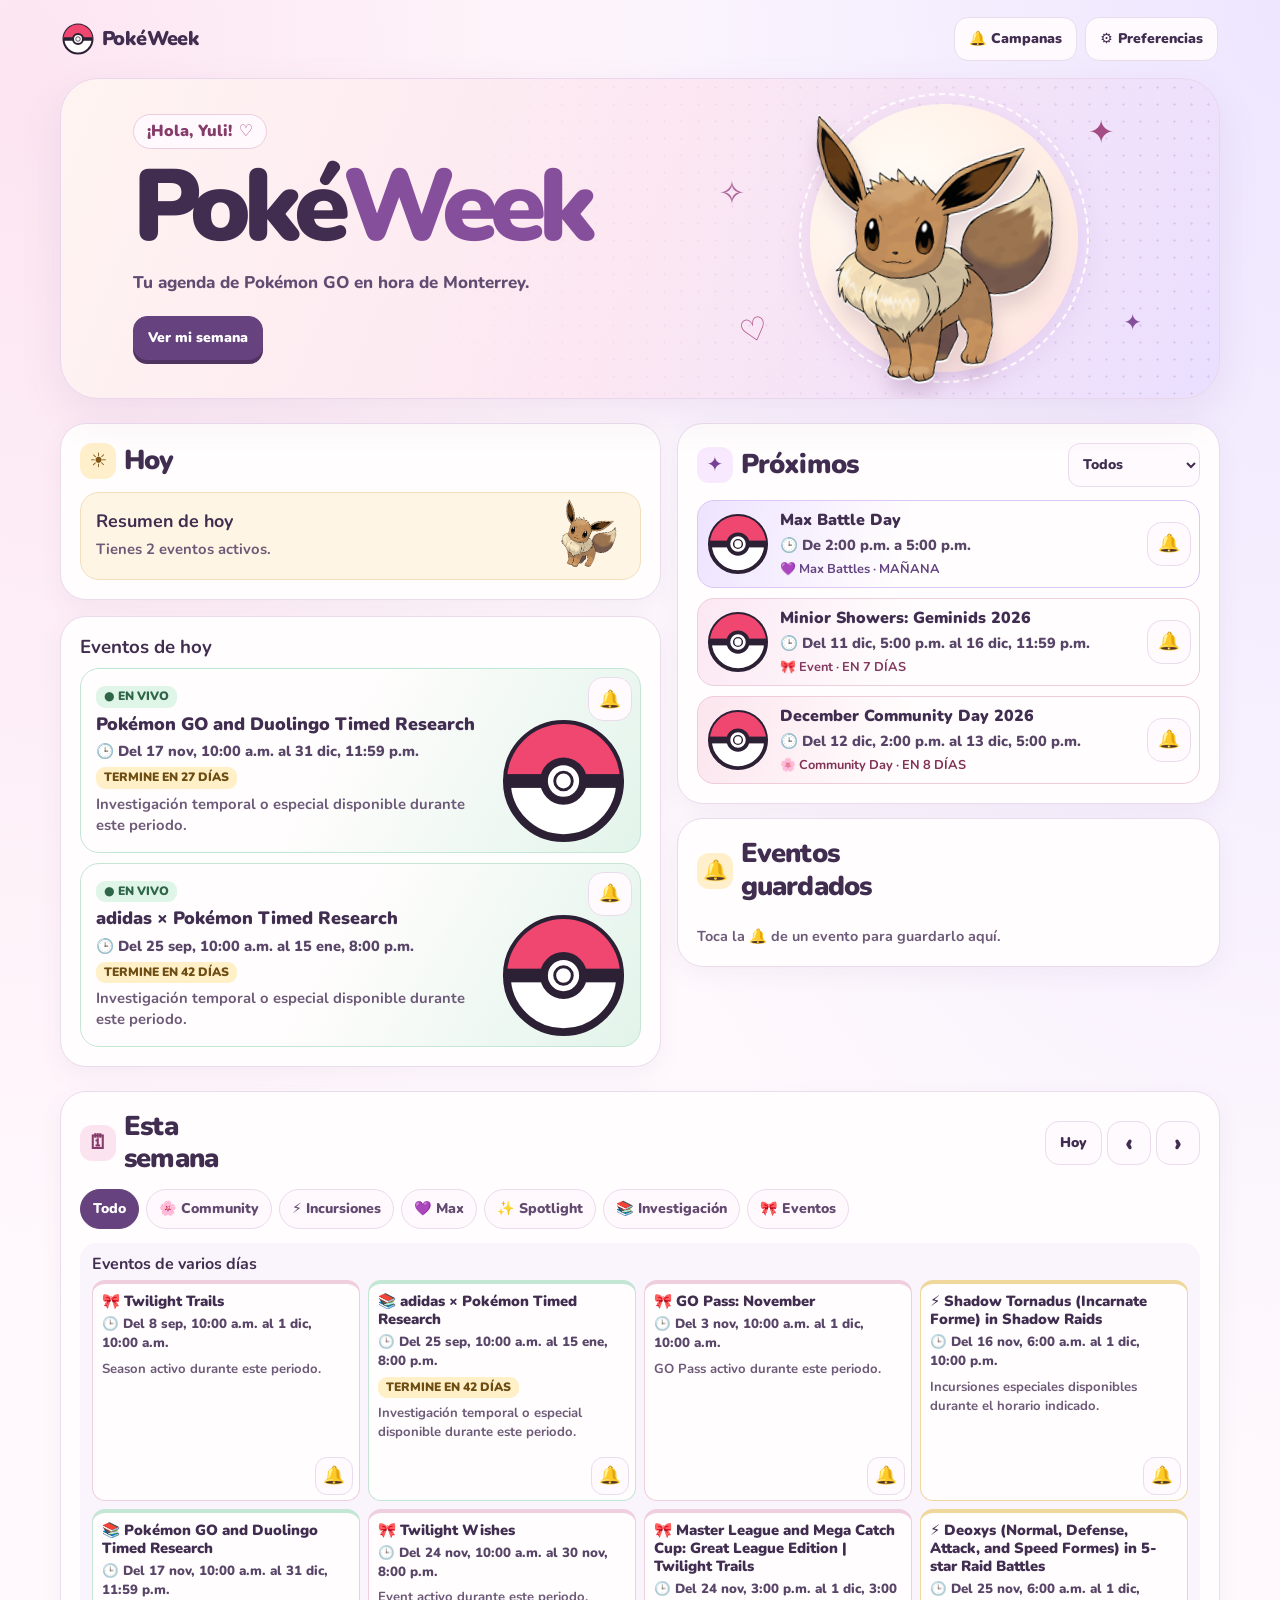
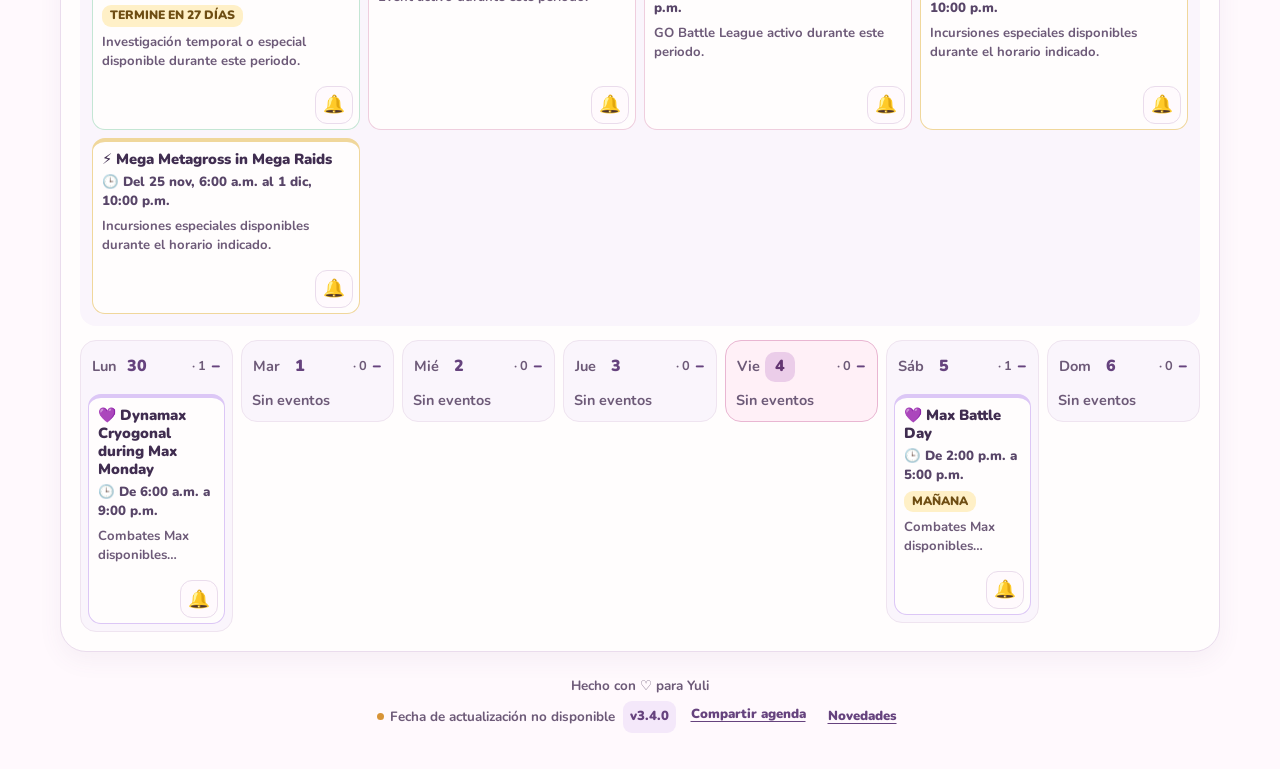
<file: index.html>
<!doctype html>
<html lang="es">
<head>
<meta charset="utf-8">
<meta name="viewport" content="width=device-width,initial-scale=1,viewport-fit=cover">
<meta name="theme-color" content="#fff0f7">
<meta name="description" content="PokéWeek: agenda semanal de Pokémon GO de Yuli con eventos, horarios y recordatorios.">
<title>PokéWeek ♡ Agenda Pokémon GO</title>
<link rel="canonical" href="https://educacionmx.github.io/pokemon-go-agenda-semanal/">
<meta property="og:type" content="website">
<meta property="og:locale" content="es_MX">
<meta property="og:site_name" content="PokéWeek">
<meta property="og:url" content="https://educacionmx.github.io/pokemon-go-agenda-semanal/">
<meta property="og:title" content="Yuli Master Pokemon · PokéWeek">
<meta property="og:description" content="La agenda Pokémon GO de Yuli con eventos, horarios de Monterrey y recordatorios.">
<meta property="og:image" content="https://educacionmx.github.io/pokemon-go-agenda-semanal/assets/yuli-master-pokemon-preview.jpg">
<meta property="og:image:secure_url" content="https://educacionmx.github.io/pokemon-go-agenda-semanal/assets/yuli-master-pokemon-preview.jpg">
<meta property="og:image:type" content="image/jpeg">
<meta property="og:image:width" content="1200">
<meta property="og:image:height" content="630">
<meta property="og:image:alt" content="Yuli Master Pokemon · PokéWeek, con una Pokébola sobre un fondo pastel.">
<meta name="twitter:card" content="summary_large_image">
<meta name="twitter:title" content="Yuli Master Pokemon · PokéWeek">
<meta name="twitter:description" content="La agenda Pokémon GO de Yuli con eventos, horarios de Monterrey y recordatorios.">
<meta name="twitter:image" content="https://educacionmx.github.io/pokemon-go-agenda-semanal/assets/yuli-master-pokemon-preview.jpg">
<meta name="twitter:image:alt" content="Yuli Master Pokemon · PokéWeek, con una Pokébola sobre un fondo pastel.">
<link rel="manifest" href="manifest.webmanifest">
<link rel="icon" type="image/svg+xml" href="assets/pokeball.svg">
<link rel="icon" type="image/png" sizes="192x192" href="assets/pokeball.png">
<link rel="apple-touch-icon" href="assets/pokeball.png">
<link rel="preload" href="assets/nunito.woff2" as="font" type="font/woff2" crossorigin>
<link rel="stylesheet" href="styles.css">
</head>
<body>
<main class="shell">
  <div class="masthead">
    <a class="brand" href="./" aria-label="Inicio de PokéWeek">
      <img src="assets/pokeball.svg" alt="" width="32" height="32">
      <span>PokéWeek</span>
    </a>
    <div class="hero-actions">
      <button class="soft-btn" id="installBtn" hidden>Instalar app</button>
      <button class="soft-btn" data-jump="savedSection"><span aria-hidden="true">🔔</span> Campanas</button>
      <button class="soft-btn" id="settingsBtn"><span aria-hidden="true">⚙️</span> Preferencias</button>
    </div>
  </div>

  <header class="hero">
    <div class="hero-copy">
      <p class="welcome">¡Hola, Yuli! <span aria-hidden="true">♡</span></p>
      <h1>Poké<span>Week</span></h1>
      <p class="hero-description">Tu agenda de Pokémon GO en hora de Monterrey.</p>
      <a class="hero-cta" href="#weekSection">Ver mi semana</a>
    </div>
    <div class="hero-art" aria-hidden="true">
      <span class="hero-sparkle sparkle-top">✦</span>
      <span class="hero-sparkle sparkle-left">✧</span>
      <span class="hero-sparkle sparkle-right">✦</span>
      <span class="hero-heart">♡</span>
      <img src="assets/eevee.png" alt="" width="475" height="475" fetchpriority="high">
    </div>
  </header>

  <section class="today-wrap" id="todaySection">
    <div class="today-upcoming-grid">
      <div class="today-panel glass">
        <div class="section-title"><h2><span class="section-icon sun" aria-hidden="true">☀</span> Hoy</h2></div>
        <div id="todayCards" class="today-main"></div>
      </div>
      <div class="agenda-sidebar">
        <aside class="glass upcoming-box">
          <div class="upcoming-box-head">
            <h2><span class="section-icon star" aria-hidden="true">✦</span> Próximos</h2>
            <select class="upcoming-filter" id="upcomingFilter" aria-label="Clasificación de próximos eventos">
              <option value="all">Todos</option>
              <option value="community-day">🌸 Community</option>
              <option value="raid">⚡ Incursiones</option>
              <option value="max">💜 Max</option>
              <option value="spotlight">✨ Spotlight</option>
              <option value="research">📚 Investigación</option>
              <option value="event">🎀 Otros</option>
            </select>
          </div>
          <div id="upcomingList" class="upcoming-list"></div>
        </aside>
        <section class="glass panel" id="savedSection" aria-labelledby="savedTitle">
          <div class="section-title compact">
            <h2 id="savedTitle"><span class="section-icon sun" aria-hidden="true">🔔</span> Eventos guardados</h2>
          </div>
          <ul class="saved-list" id="savedList"></ul>
          <p class="hint" id="savedEmpty">Toca la 🔔 de un evento para guardarlo aquí.</p>
        </section>
      </div>
      <section id="todayEventsPanel" class="today-events glass" aria-labelledby="todayEventsTitle" hidden>
        <h3 id="todayEventsTitle">Eventos de hoy</h3>
        <div id="todayEvents" class="today-main"></div>
      </section>
    </div>
  </section>

  <section class="glass planner" id="weekSection">
    <div class="planner-head">
      <h2><span class="section-icon week-icon" aria-hidden="true">🗓</span> <span id="weekTitle">Esta semana</span></h2>
      <div class="week-nav"><button class="ghost" id="goToday" aria-label="Volver a esta semana">Hoy</button><button class="round" id="prevWeek" aria-label="Semana anterior">‹</button><button class="round" id="nextWeek" aria-label="Semana siguiente">›</button></div>
    </div>
    <div class="filters" id="filters">
      <button class="chip active" data-filter="all">Todo</button>
      <button class="chip" data-filter="community-day">🌸 Community</button>
      <button class="chip" data-filter="raid">⚡ Incursiones</button>
      <button class="chip" data-filter="max">💜 Max</button>
      <button class="chip" data-filter="spotlight">✨ Spotlight</button>
      <button class="chip" data-filter="research">📚 Investigación</button>
      <button class="chip" data-filter="event">🎀 Eventos</button>
    </div>
    <section class="week-ongoing" id="weekOngoing" hidden aria-labelledby="weekOngoingTitle">
      <h3 id="weekOngoingTitle">Eventos de varios días</h3>
      <div class="week-ongoing-list" id="weekOngoingList"></div>
    </section>
    <div class="week-grid" id="weekGrid"></div>
  </section>

  <footer>
    <p>Hecho con ♡ para Yuli</p>
    <div class="footer-meta">
      <div class="sync-pill" role="status"><span class="dot" aria-hidden="true"></span><span id="syncText">Cargando eventos…</span></div>
      <button class="version-pill" id="versionBtn">v3.4.0</button>
      <a class="footer-link" href="compartir.html">Compartir agenda</a>
      <button class="footer-link" id="changelogBtn">Novedades</button>
    </div>
  </footer>
</main>

<nav class="mobile-nav" aria-label="Navegación rápida">
  <button data-jump="todaySection"><span class="nav-icon" aria-hidden="true">☀</span><span>Hoy</span></button>
  <button data-jump="weekSection"><span class="nav-icon" aria-hidden="true">🗓</span><span>Semana</span></button>
  <button data-jump="savedSection"><span class="nav-icon" aria-hidden="true">🔔</span><span>Campanas</span></button>
  <button id="mobileSettings"><span class="nav-icon" aria-hidden="true">⚙</span><span>Ajustes</span></button>
</nav>

<div class="modal" id="eventModal" aria-hidden="true"><div class="backdrop" data-close="eventModal"></div><section class="sheet" role="dialog"><button class="modal-close" aria-label="Cerrar" data-close="eventModal">×</button><div id="eventModalContent"></div></section></div>
<div class="modal" id="settingsModal" aria-hidden="true"><div class="backdrop" data-close="settingsModal"></div><section class="sheet small-sheet"><button class="modal-close" aria-label="Cerrar" data-close="settingsModal">×</button><h2>Preferencias</h2><p class="hint">Elige qué categorías quieres destacar en “Próximos”.</p><div id="categoryPrefs" class="pref-list"></div><label class="setting-row"><span>Aviso en el calendario</span><select id="settingsLead"><option value="15">15 min</option><option value="30">30 min</option><option value="60">1 hora</option><option value="180">3 horas</option><option value="1440">1 día</option></select></label><button class="primary-btn" id="saveSettings">Guardar preferencias</button></section></div>
<div class="modal" id="changelogModal" aria-hidden="true"><div class="backdrop" data-close="changelogModal"></div><section class="sheet small-sheet"><button class="modal-close" aria-label="Cerrar" data-close="changelogModal">×</button><h2>PokéWeek v3.4.0</h2><div class="change-list"><p>🔔 Las campanitas guardan eventos en la tarjeta debajo de Próximos.</p><p>🗓️ Agenda semanal con una tarjeta por evento y fecha real de actualización.</p><p>♡ Portada con Eevee, paleta pastel y tarjetas más legibles en móvil.</p><p>✨ PWA instalable y modo offline.</p><p>⚡ Datos normalizados y miniaturas optimizadas.</p><p>🔔 Añade eventos al calendario con la anticipación que elijas.</p><p>🕒 Horarios de Monterrey aunque viajes y resumen de eventos activos.</p><p>🧪 Validación automática antes de publicar.</p></div></section></div>

<script src="app.js"></script>
</body>
</html>
</file>
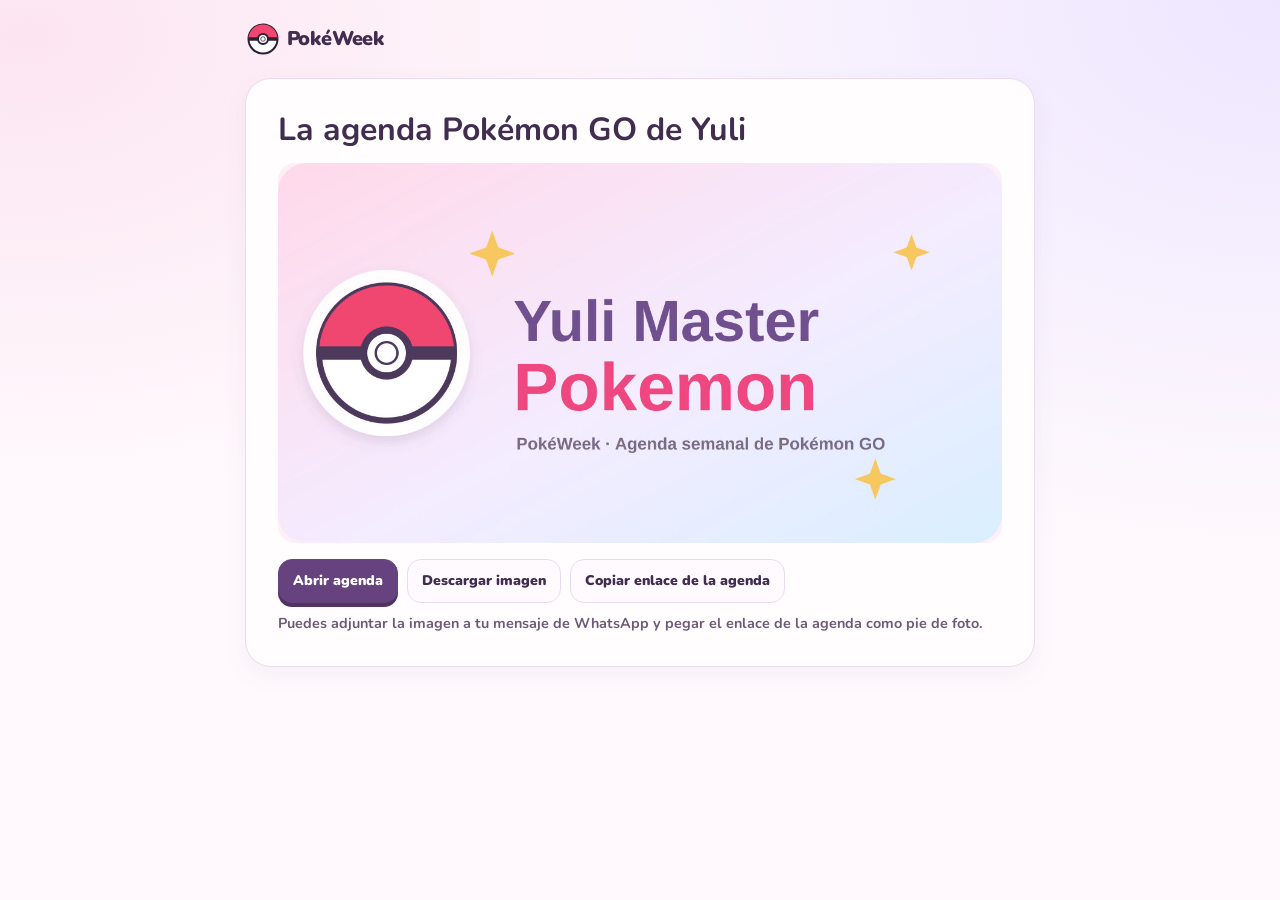
<file: compartir.html>
<!doctype html>
<html lang="es">
<head>
<meta charset="utf-8">
<meta name="viewport" content="width=device-width,initial-scale=1">
<meta name="theme-color" content="#fff0f7">
<title>Yuli Master Pokemon · PokéWeek</title>
<link rel="canonical" href="https://educacionmx.github.io/pokemon-go-agenda-semanal/compartir.html">
<meta property="og:type" content="website">
<meta property="og:locale" content="es_MX">
<meta property="og:site_name" content="PokéWeek">
<meta property="og:url" content="https://educacionmx.github.io/pokemon-go-agenda-semanal/compartir.html">
<meta property="og:title" content="Yuli Master Pokemon · PokéWeek">
<meta property="og:description" content="Agenda Pokémon GO de Yuli con eventos y horarios de Monterrey.">
<meta property="og:image" content="https://educacionmx.github.io/pokemon-go-agenda-semanal/assets/yuli-master-pokemon-preview.jpg">
<meta property="og:image:type" content="image/jpeg">
<meta property="og:image:width" content="1200">
<meta property="og:image:height" content="630">
<meta property="og:image:alt" content="Yuli Master Pokemon y una Pokébola sobre un fondo pastel.">
<meta name="twitter:card" content="summary_large_image">
<meta name="twitter:image" content="https://educacionmx.github.io/pokemon-go-agenda-semanal/assets/yuli-master-pokemon-preview.jpg">
<link rel="icon" href="assets/pokeball.svg" type="image/svg+xml">
<link rel="stylesheet" href="styles.css">
<script src="share.js" defer></script>
</head>
<body>
<main class="shell share-shell">
  <div class="masthead">
    <a class="brand" href="./" aria-label="Inicio de PokéWeek">
      <img src="assets/pokeball.svg" alt="" width="32" height="32">
      <span>PokéWeek</span>
    </a>
  </div>
  <section class="glass share-panel">
    <h1>La agenda Pokémon GO de Yuli</h1>
    <img id="shareArtwork" src="assets/yuli-master-pokemon-preview.jpg" width="1200" height="630"
         alt="Yuli Master Pokemon y una Pokébola sobre un fondo pastel.">
    <div class="share-actions">
      <a class="hero-cta" id="agendaLink" href="./">Abrir agenda</a>
      <button class="soft-btn" id="shareArtworkButton" hidden>Compartir imagen</button>
      <a class="soft-btn" href="assets/yuli-master-pokemon-preview.jpg" download="Yuli-Master-Pokemon.jpg">Descargar imagen</a>
      <button class="soft-btn" id="copyAgendaButton" hidden>Copiar enlace de la agenda</button>
    </div>
    <p class="hint">Puedes adjuntar la imagen a tu mensaje de WhatsApp y pegar el enlace de la agenda como pie de foto.</p>
    <p id="shareStatus" class="hint" role="status" hidden></p>
  </section>
</main>
</body>
</html>
</file>
<file: styles.css>
@font-face {
  font-family: Nunito;
  src: url("assets/nunito.woff2") format("woff2");
  font-weight: 400 900;
  font-display: swap;
}

:root {
  color-scheme: light;
  --ink: #402d50;
  --muted: #6d5a78;
  --accent: #863c6b;
  --plum: #66437e;
  --line: #eadced;
  --surface: #fffdfd;
  --shadow: 0 8px 24px #73528310;
  --radius: 26px;
}

* { box-sizing: border-box; }
html { scroll-behavior: smooth; }
body {
  margin: 0;
  min-height: 100vh;
  color: var(--ink);
  font: 700 1rem/1.45 Nunito, system-ui, sans-serif;
  background: radial-gradient(ellipse at 2% 4%, #fce5f1 0%, transparent 38%),
              radial-gradient(ellipse at 100% 0%, #eee6ff 0%, transparent 44%), #fff9fd;
}
button, select { font: inherit; color: inherit; }
button { cursor: pointer; }
a { color: inherit; }
img { max-width: 100%; }
[hidden] { display: none !important; }
:focus-visible { outline: 3px solid #9356ba; outline-offset: 3px; }
section[id] { scroll-margin-top: 18px; }
.shell { width: min(1160px, calc(100% - 40px)); margin: auto; padding-bottom: 36px; }

.masthead {
  min-height: 78px;
  display: flex;
  align-items: center;
  justify-content: space-between;
  gap: 12px;
  padding: 10px 2px;
}
.brand {
  display: inline-flex;
  align-items: center;
  gap: 8px;
  text-decoration: none;
  font-size: 1.24rem;
  font-weight: 900;
  letter-spacing: -.03em;
}
.hero-actions { display: flex; flex-wrap: wrap; justify-content: flex-end; gap: 8px; }
.soft-btn, .ghost, .hero-cta, .round {
  display: inline-flex;
  align-items: center;
  justify-content: center;
  gap: .32rem;
  min-height: 44px;
  border: 1px solid var(--line);
  padding: 8px 14px;
  border-radius: 14px;
  background: #fffafd;
  font-size: .875rem;
  font-weight: 900;
  text-decoration: none;
}
.soft-btn:hover, .ghost:hover, .round:hover { background: #f4e9fb; }

.hero {
  position: relative;
  isolation: isolate;
  overflow: hidden;
  min-height: 312px;
  display: grid;
  grid-template-columns: 1.05fr .95fr;
  align-items: center;
  border: 1px solid #ead6ec;
  border-radius: 38px;
  background: linear-gradient(112deg, #fff4f1 0%, #fce7f2 49%, #eadfff 100%);
  box-shadow: 0 16px 42px #8a5ca41c;
}
.hero::before {
  position: absolute;
  z-index: -1;
  inset: 0;
  content: "";
  background: radial-gradient(#a375b83a 1px, transparent 1.3px) 0 0 / 17px 17px;
  mask-image: linear-gradient(90deg, transparent 29%, #000);
  pointer-events: none;
}
.hero-copy { padding: 35px 0 38px clamp(26px, 5.6vw, 76px); z-index: 1; }
.hero .welcome {
  display: inline-flex;
  align-items: center;
  gap: 7px;
  margin: 0 0 9px;
  padding: 5px 13px;
  border: 1px solid #ebcbdc;
  border-radius: 99px;
  background: #fff9fd;
  color: var(--accent);
  font-weight: 900;
}
.welcome span { color: #a7457a; }
.hero h1 {
  margin: 0;
  font-size: clamp(3.1rem, 7.9vw, 6.4rem);
  font-weight: 900;
  line-height: .98;
  letter-spacing: -.075em;
}
.hero h1 span { color: #864f9c; }
.hero-description {
  margin: 14px 0 20px;
  max-width: 26rem;
  color: #634c72;
  font-weight: 800;
  font-size: 1.06rem;
}
.hero-cta, .primary-btn {
  background: var(--plum);
  color: #fff;
  border-color: var(--plum);
  box-shadow: 0 4px 0 #503361;
}
.hero-cta:hover, .primary-btn:hover { background: #543468; }
.hero-art {
  position: relative;
  display: grid;
  place-items: center;
  min-height: 300px;
  align-self: stretch;
}
.hero-art::before {
  position: absolute;
  content: "";
  width: min(69%, 268px);
  aspect-ratio: 1;
  border-radius: 50%;
  transform: rotate(-10deg);
  background: radial-gradient(circle at 38% 30%, #fffdf7, #ffece2 67%, #ffd8e9);
  outline: 2px dashed #fffafd;
  outline-offset: 9px;
  box-shadow: 0 9px 35px #ac73bd31;
}
.hero-art img {
  position: relative;
  z-index: 1;
  width: clamp(190px, 27vw, 305px);
  height: auto;
  transform: rotate(-8deg);
  filter: drop-shadow(0 2px 0 white) drop-shadow(0 -2px 0 white) drop-shadow(0 13px 10px #7c4b6f34);
}
.hero-sparkle, .hero-heart {
  position: absolute;
  z-index: 2;
  color: #8d539f;
  font-size: 2rem;
  font-weight: 900;
  line-height: 1;
}
.sparkle-top { top: 12%; right: 19%; color: #a64c85; }
.sparkle-left { top: 31%; left: 9%; color: #ad689b; }
.sparkle-right { bottom: 20%; right: 14%; color: #874f9b; font-size: 1.4rem; }
.hero-heart { bottom: 16%; left: 13%; color: #b6558e; transform: rotate(-16deg); }

.glass { background: var(--surface); border: 1px solid var(--line); border-radius: var(--radius); box-shadow: var(--shadow); }
.today-wrap, .planner { margin-top: 24px; }
.today-upcoming-grid { display: grid; grid-template-columns: 1.05fr .95fr; gap: 16px; align-items: start; }
.today-upcoming-grid {
  grid-template-areas: "today upcoming" "today-events upcoming";
  grid-template-rows: auto 1fr;
}
.today-panel { grid-area: today; }
.agenda-sidebar { grid-area: upcoming; display: grid; align-content: start; gap: 14px; min-width: 0; }
.today-events { grid-area: today-events; }
.today-events > h3 { margin: 0 0 10px; }
.today-panel, .today-events, .upcoming-box, .panel, .planner { min-width: 0; padding: 19px; }
.section-title, .upcoming-box-head, .planner-head {
  display: flex;
  justify-content: space-between;
  align-items: center;
  gap: 8px;
  margin-bottom: 13px;
}
h2, h3, h4 { line-height: 1.2; }
.section-title h2, .upcoming-box-head h2, .planner-head h2 {
  display: flex;
  align-items: center;
  gap: 8px;
  margin: 0;
  font-size: clamp(1.25rem, 2.7vw, 1.7rem);
  font-weight: 900;
  letter-spacing: -.03em;
}
.section-icon {
  display: inline-grid;
  place-items: center;
  flex: 0 0 36px;
  min-height: 36px;
  border-radius: 12px;
  background: #f8e9ff;
  color: #784197;
  font-size: 1.25rem;
}
.section-icon.sun { background: #fff0cb; color: #805717; }
.week-icon { background: #fbe4f0; color: var(--accent); }
.today-main, .upcoming-list { display: grid; gap: 10px; }
.today-summary, .feature-card, .upcoming-item, .event-card {
  --category-bg: #fbe7f3;
  --category-border: #efcede;
  --category-ink: #82385f;
}
[data-category="community-day"] { --category-bg: #fce5ee; --category-border: #f0cbdc; --category-ink: #823255; }
[data-category="raid"] { --category-bg: #fff0cc; --category-border: #f0d79b; --category-ink: #75500a; }
[data-category="max"] { --category-bg: #eee3ff; --category-border: #dcc7f6; --category-ink: #644382; }
[data-category="spotlight"] { --category-bg: #ffeada; --category-border: #f2d2ba; --category-ink: #82492d; }
[data-category="research"] { --category-bg: #e2f4ea; --category-border: #c4e6d4; --category-ink: #306448; }
.feature-card {
  position: relative;
  min-width: 0;
  overflow: hidden;
  padding: 15px;
  border-radius: 19px;
  border: 1px solid var(--category-border);
  background: linear-gradient(120deg, #fffdfd 45%, var(--category-bg));
}
.feature-card:not(.today-summary) { padding-right: clamp(82px, 13vw, 148px); }
.feature-card h3 { margin: 6px 0; font-size: 1.12rem; overflow-wrap: anywhere; }
.feature-card p { margin: 5px 0 0; color: var(--muted); font-size: .925rem; }
.feature-card .event-img {
  position: absolute;
  right: 10px;
  bottom: 8px;
  width: clamp(65px, 12vw, 132px);
  height: clamp(72px, 12vw, 132px);
  object-fit: contain;
}
.today-summary {
  display: grid;
  grid-template-columns: minmax(0, 1fr) 72px;
  align-items: center;
  gap: 8px;
  background: #fff5e4;
  border-color: #f3dfbd;
  min-height: 86px;
}
.today-summary h3 { margin-top: 0; }
.summary-mascot { width: 72px; height: 72px; margin-block: -8px; object-fit: contain; transform: rotate(9deg); }
.date-tag, .live-tag, .relative-badge {
  display: inline-flex;
  align-items: center;
  max-width: 100%;
  padding: 3px 8px;
  border-radius: 9px;
  background: var(--category-bg, #fbe7f3);
  color: var(--category-ink, var(--accent));
  font-size: .76rem;
  font-weight: 900;
  line-height: 1.25;
  overflow-wrap: anywhere;
}
.live-tag { background: #dff5e7; color: #2f6549; }
.relative-badge { margin-top: 5px; background: #fff0c7; color: #6e4d13; }
.relative-badge:empty, .modal-pill:empty { display: none; }
.feature-time, .upcoming-time, .event-time { font-size: .91rem; color: #584568; font-weight: 850; }
.feature-card .bell { position: absolute; top: 8px; right: 8px; z-index: 1; }
.feature-card .event-img { max-height: calc(100% - 57px); }
.bell {
  display: grid;
  place-items: center;
  min-width: 44px;
  min-height: 44px;
  padding: 0;
  border: 1px solid #eadcec;
  border-radius: 15px;
  background: #fffafd;
  font-size: 1.1rem;
}
.bell:hover { background: #f7e8f5; }
.bell.on { background: #fff0c2; border-color: #deb961; }

.upcoming-filter, .setting-row select {
  min-height: 44px;
  max-width: 100%;
  padding: 6px 30px 6px 10px;
  border: 1px solid var(--line);
  border-radius: 12px;
  background: #fffafd;
  font-size: .875rem;
  font-weight: 850;
}
.upcoming-filter { width: min(8.25rem, 44%); padding-right: 3px; }
.upcoming-item {
  display: grid;
  grid-template-columns: 64px minmax(0, 1fr) 44px;
  align-items: center;
  gap: 10px;
  min-height: 88px;
  padding: 8px;
  border-radius: 17px;
  border: 1px solid var(--category-border);
  background: linear-gradient(105deg, var(--category-bg), #fffdfd 42%);
}
.upcoming-thumb { display: block; width: 64px; height: 62px; object-fit: contain; border-radius: 12px; }
.upcoming-name, .event-name {
  display: inline;
  border: 0;
  background: none;
  padding: 0;
  font: inherit;
  font-weight: 900;
  line-height: 1.22;
  text-align: left;
  overflow-wrap: anywhere;
}
.upcoming-name:hover, .event-name:hover { color: var(--accent); text-decoration: underline; text-underline-offset: 3px; }
.upcoming-time { margin-top: 3px; }
.upcoming-type { margin-top: 4px; font-size: .8rem; color: var(--category-ink); }
.clickable { cursor: pointer; }

.week-nav { display: flex; gap: 5px; }
.round { width: 44px; padding: 0; font-size: 1.55rem; line-height: 1; }
.filters { display: flex; flex-wrap: wrap; gap: 7px; padding-bottom: 14px; }
.chip {
  min-height: 40px;
  padding: 6px 12px;
  border: 1px solid var(--line);
  border-radius: 99px;
  background: #fff8fd;
  color: #62496f;
  font-size: .88rem;
  font-weight: 850;
  white-space: nowrap;
}
.chip:hover { background: #f5e9ff; }
.chip.active { color: #fff; border-color: var(--plum); background: var(--plum); }
.week-grid { display: grid; grid-template-columns: repeat(7, minmax(0, 1fr)); align-items: start; gap: 8px; }
.day-col { min-width: 0; padding: 7px; border: 1px solid #efe4f0; border-radius: 16px; background: #faf5fc; }
.day-col.today { background: #fff0f7; border-color: #e9b6d2; }
.day-head {
  display: flex;
  align-items: center;
  gap: 5px;
  min-height: 39px;
  padding: 3px 4px 5px;
  cursor: pointer;
  list-style: none;
}
.day-head::-webkit-details-marker { display: none; }
.day-head::after { content: '+'; color: var(--plum); font-weight: 900; }
.day-col[open] .day-head::after { content: '−'; }
.day-count { margin-left: auto; color: var(--muted); font-size: .8rem; }
.day-count::before { content: '· '; }

.day-name { text-transform: capitalize; font-size: .91rem; color: var(--muted); }
.day-num { display: grid; place-items: center; min-width: 30px; min-height: 30px; border-radius: 10px; color: var(--plum); font-weight: 900; }
.today .day-num { background: #ebcde9; color: #633572; }
.day-col > .hint { margin: 3px; }
.event-card {
  position: relative;
  display: grid;
  align-items: start;
  gap: 5px;
  margin-top: 7px;
  padding: 9px;
  border: 1px solid var(--category-border);
  border-top: 4px solid var(--category-border);
  border-radius: 13px;
  background: #fffdfd;
}
.event-card h4 { margin: 0 0 4px; font-size: .92rem; }
.event-time { font-size: .83rem; }
.event-summary {
  display: -webkit-box;
  -webkit-line-clamp: 2;
  -webkit-box-orient: vertical;
  overflow: hidden;
  margin: 6px 0 0;
  font-size: .82rem;
  color: var(--muted);
}
.card-img { width: 52px; height: 44px; object-fit: contain; }
.event-card .bell { position: absolute; right: 6px; bottom: 5px; min-width: 38px; min-height: 38px; border-radius: 12px; }

.setting-row, .pref-item, .saved { display: flex; align-items: center; justify-content: space-between; gap: 8px; }
.setting-row, .pref-item { padding: 5px 10px; background: #f9effa; border-radius: 13px; }
.saved-list { display: grid; gap: 8px; margin: 0; padding: 0; list-style: none; }
.saved { flex-wrap: wrap; padding: 10px; border: 1px solid var(--line); border-radius: 14px; background: #fff6fb; }
.saved-info { flex: 1 1 10rem; min-width: 0; overflow-wrap: anywhere; }
.saved .saved-time { color: var(--accent); font-weight: 900; }
.saved strong { font-weight: 900; }
.saved small { display: block; color: var(--muted); }
.saved-actions { display: flex; flex: 0 0 auto; gap: 5px; flex-wrap: wrap; justify-content: flex-end; }
.tiny {
  display: inline-flex;
  align-items: center;
  min-height: 38px;
  padding: 5px 8px;
  border: 1px solid var(--line);
  border-radius: 10px;
  background: #f5e9fa;
  font-size: .85rem;
  font-weight: 850;
  text-decoration: none;
}
.tiny:hover { background: #ecdbf7; }
.hint, .source-note { margin: 10px 0 0; color: var(--muted); font-size: .9rem; }
.source-note { font-size: .82rem; }
footer { margin-top: 24px; text-align: center; color: var(--muted); font-size: .84rem; }
footer p { margin: 0 0 5px; }
.footer-meta { display: flex; align-items: center; flex-wrap: wrap; justify-content: center; gap: 8px; }
.sync-pill { display: flex; align-items: center; gap: 6px; }
.dot { width: 7px; height: 7px; border-radius: 50%; background: #71ae90; }
.version-pill, .footer-link {
  min-height: 32px;
  padding: 4px 7px;
  border: 0;
  border-radius: 9px;
  background: #f4e8fa;
  color: var(--plum);
  font-size: .82rem;
  font-weight: 900;
}
.footer-link { background: none; text-decoration: underline; text-underline-offset: 3px; }

.modal { position: fixed; inset: 0; z-index: 100; display: none; }
.modal.open { display: grid; place-items: center; padding: 14px; }
.backdrop { position: absolute; inset: 0; background: #37234478; backdrop-filter: blur(4px); }
.sheet {
  position: relative;
  width: min(100%, 690px);
  max-height: 88dvh;
  overflow: auto;
  overscroll-behavior: contain;
  border: 1px solid #e8cbe4;
  border-radius: var(--radius);
  padding: 22px;
  background: #fff9fd;
  box-shadow: 0 20px 70px #2b163e49;
}
.small-sheet { width: min(100%, 480px); }
.modal-close { float: right; position: relative; z-index: 1; width: 44px; height: 44px; border-radius: 14px; border: 1px solid var(--line); background: #fff; font-size: 1.45rem; }
.modal-hero { display: grid; grid-template-columns: minmax(0, 1fr) minmax(90px, .45fr); align-items: center; gap: 10px; clear: both; }
.modal-hero h2 { margin: 7px 0; overflow-wrap: anywhere; }
.modal-hero img { width: 100%; max-height: 180px; object-fit: contain; }
.modal-meta, .pokemon-list { display: flex; flex-wrap: wrap; gap: 6px; }
.modal-pill { background: #f6e9fa; color: #624573; border-radius: 10px; padding: 5px 8px; font-size: .875rem; }
.modal-summary { margin-bottom: 0; color: var(--muted); }
.modal-summary:empty { display: none; }
.modal-section { margin-top: 14px; padding-top: 13px; border-top: 1px dashed var(--line); }
.modal-section h3 { margin: 0 0 7px; }
.detail-list { display: grid; grid-template-columns: repeat(2, minmax(0, 1fr)); gap: 7px; }
.detail-item, .poke-chip, .change-list p { padding: 8px 10px; border: 1px solid var(--line); border-radius: 12px; background: #fff; }
.poke-chip { display: inline-flex; align-items: center; gap: 6px; }
.poke-chip img { width: 38px; height: 38px; object-fit: contain; }
.modal-link { display: inline-flex; align-items: center; min-height: 44px; color: var(--plum); margin-top: 9px; font-weight: 900; }
.calendar-link { text-align: center; }
.pref-list, .change-list { display: grid; gap: 7px; margin: 14px 0; }
.pref-item { min-height: 44px; }
.pref-item input { width: 18px; height: 18px; accent-color: var(--plum); }
.primary-btn { width: 100%; min-height: 44px; margin-top: 13px; padding: 6px 10px; border: 1px solid; border-radius: 12px; font-weight: 900; }
.change-list p { margin: 0; }

.mobile-nav { display: none; }
@media (max-width: 960px) {
  .week-grid { grid-template-columns: repeat(4, minmax(0, 1fr)); }
}
@media (max-width: 680px) {
  .shell { width: calc(100% - 26px); padding-bottom: calc(95px + env(safe-area-inset-bottom)); }
  .masthead { min-height: 63px; }
  .brand { font-size: 1.05rem; }
  .brand img { width: 27px; height: 27px; }
  .hero-actions { gap: 4px; }
  .hero-actions .soft-btn { padding: 6px 8px; }
  #settingsBtn { display: none; }
  .hero { min-height: 233px; grid-template-columns: 1.1fr .9fr; border-radius: 27px; }
  .hero-copy { padding: 22px 0 24px 15px; }
  .hero .welcome { padding: 4px 9px; font-size: .85rem; }
  .hero h1 { font-size: clamp(2.1rem, 9.8vw, 4rem); }
  .hero-description { margin: 10px 0 14px; font-size: .93rem; }
  .hero-art { min-height: 0; }
  .hero-art::before { width: 89%; outline-offset: 4px; }
  .hero-art img { width: 103%; max-width: none; position: relative; right: 4%; }
  .hero-sparkle, .hero-heart { font-size: 1.3rem; }
  .sparkle-top { right: 19%; top: 13%; }
  .sparkle-left { left: 2%; top: 19%; }
  .sparkle-right { right: 7%; bottom: 17%; }
  .hero-heart { left: 4%; bottom: 13%; }
  .today-upcoming-grid { grid-template-columns: minmax(0, 1fr); gap: 12px; }
  .today-wrap, .planner { margin-top: 16px; }
  .agenda-sidebar { gap: 12px; }
  .saved-actions { flex-wrap: wrap; justify-content: flex-start; }
  .today-panel, .today-events, .upcoming-box, .panel, .planner { padding: 13px; border-radius: 22px; }
  .today-summary { min-height: 78px; padding: 12px; }
  .today-upcoming-grid { grid-template-areas: "today" "upcoming" "today-events"; grid-template-rows: auto; }
  .feature-card:not(.today-summary) { padding-right: 82px; }
  .section-icon { flex-basis: 30px; min-height: 30px; font-size: 1rem; }
  .planner-head { flex-wrap: wrap; }
  .week-grid { grid-template-columns: minmax(0, 1fr); }
  .day-col { padding: 6px 10px; }
  .day-head { min-height: 44px; gap: 8px; }
  .day-head::after { width: 24px; text-align: center; }
  .day-count::before { content: none; }
  .event-card { grid-template-columns: minmax(0, 1fr) 62px; padding: 10px; }
  .card-img { justify-self: center; align-self: start; width: 56px; height: 50px; }
  .event-card .bell { min-width: 44px; min-height: 44px; }
  .event-card > div { padding-bottom: 9px; }
  .event-card h4, .event-time { font-size: .92rem; }
  .filters { flex-wrap: nowrap; overflow-x: auto; padding: 3px 2px 11px; }
  .chip { min-height: 44px; }
  .detail-list { grid-template-columns: 1fr; }
  .modal.open { align-items: end; padding: 8px 8px max(8px, env(safe-area-inset-bottom)); }
  .sheet { max-height: 90dvh; padding: 15px; }
  .mobile-nav {
    position: fixed;
    inset: auto 8px max(8px, env(safe-area-inset-bottom)) 8px;
    z-index: 40;
    display: grid;
    grid-template-columns: repeat(4, minmax(0, 1fr));
    gap: 4px;
    padding: 5px;
    border: 1px solid #e5cde5;
    border-radius: 19px;
    background: #fff8fdf5;
    box-shadow: 0 7px 32px #62406f34;
    backdrop-filter: blur(12px);
  }
  .mobile-nav button {
    display: flex;
    flex-direction: column;
    align-items: center;
    justify-content: center;
    gap: 1px;
    min-height: 52px;
    padding: 3px;
    border: 0;
    border-radius: 13px;
    background: #f5eafa;
    color: #60436d;
    font-size: .74rem;
    font-weight: 900;
  }
  .mobile-nav button:hover { background: #ecd9f6; }
  .mobile-nav .nav-icon { font-size: 1.1rem; line-height: 1.15; }
}
@media (max-width: 365px) {
  .shell { width: calc(100% - 18px); }
  .upcoming-item { grid-template-columns: 48px minmax(0, 1fr) 44px; gap: 7px; }
  .upcoming-thumb { width: 48px; height: 48px; }
  .upcoming-filter { font-size: .8rem; }
  .event-card .card-img { height: 44px; }
}
@media (prefers-reduced-motion: reduce) {
  html { scroll-behavior: auto; }
}

.share-shell { max-width: 790px; }
.share-panel { padding: clamp(16px, 4vw, 32px); }
.share-panel h1 { margin: 0 0 14px; font-size: clamp(1.45rem, 4vw, 2rem); line-height: 1.2; }
.share-panel > img { display: block; width: 100%; height: auto; border-radius: 17px; }
.share-actions { display: flex; flex-wrap: wrap; gap: 9px; margin-top: 16px; }
.share-panel .hint { overflow-wrap: anywhere; }

.week-ongoing { margin-bottom: 14px; padding: 12px; border-radius: 16px; background: #faf5fc; }
.week-ongoing h3 { margin: 0 0 6px; font-size: 1rem; }
.week-ongoing-list { display: grid; grid-template-columns: repeat(auto-fit, minmax(min(100%, 240px), 1fr)); gap: 8px; }
.week-ongoing-list .event-card { margin-top: 0; }
.sync-pill[data-status="warning"] .dot { background: #d79437; }
.bonus-notes { padding-left: 1.4rem; color: var(--muted); font-size: .9rem; }
</file>
